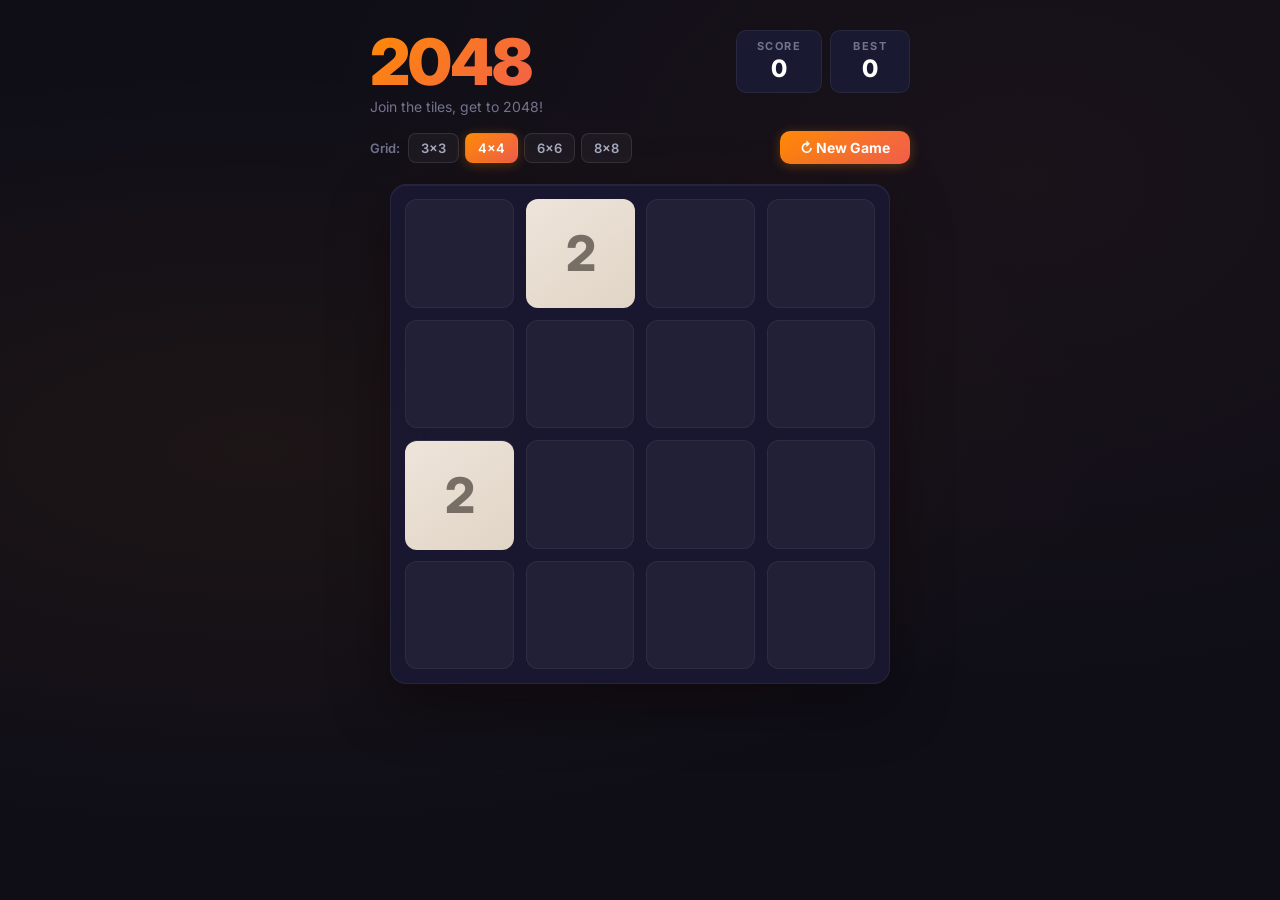
<file: index.html>
<!DOCTYPE html>
<html lang="en">
<head>
  <meta charset="UTF-8">
  <meta name="viewport" content="width=device-width, initial-scale=1.0">
  <meta name="description" content="2048 — A premium sliding tile puzzle game. Merge tiles to reach 2048. Play on 3x3, 4x4, 6x6, or 8x8 grids.">
  <meta name="theme-color" content="#0f0e17">
  <title>2048 Game</title>
  <link rel="preconnect" href="https://fonts.googleapis.com">
  <link rel="preconnect" href="https://fonts.gstatic.com" crossorigin>
  <link href="https://fonts.googleapis.com/css2?family=Inter:wght@400;600;700;800;900&display=swap" rel="stylesheet">
  <link rel="stylesheet" href="styles.css">
</head>
<body>
  <div id="app"></div>
  <script type="module" src="src/main.js"></script>
</body>
</html>
</file>
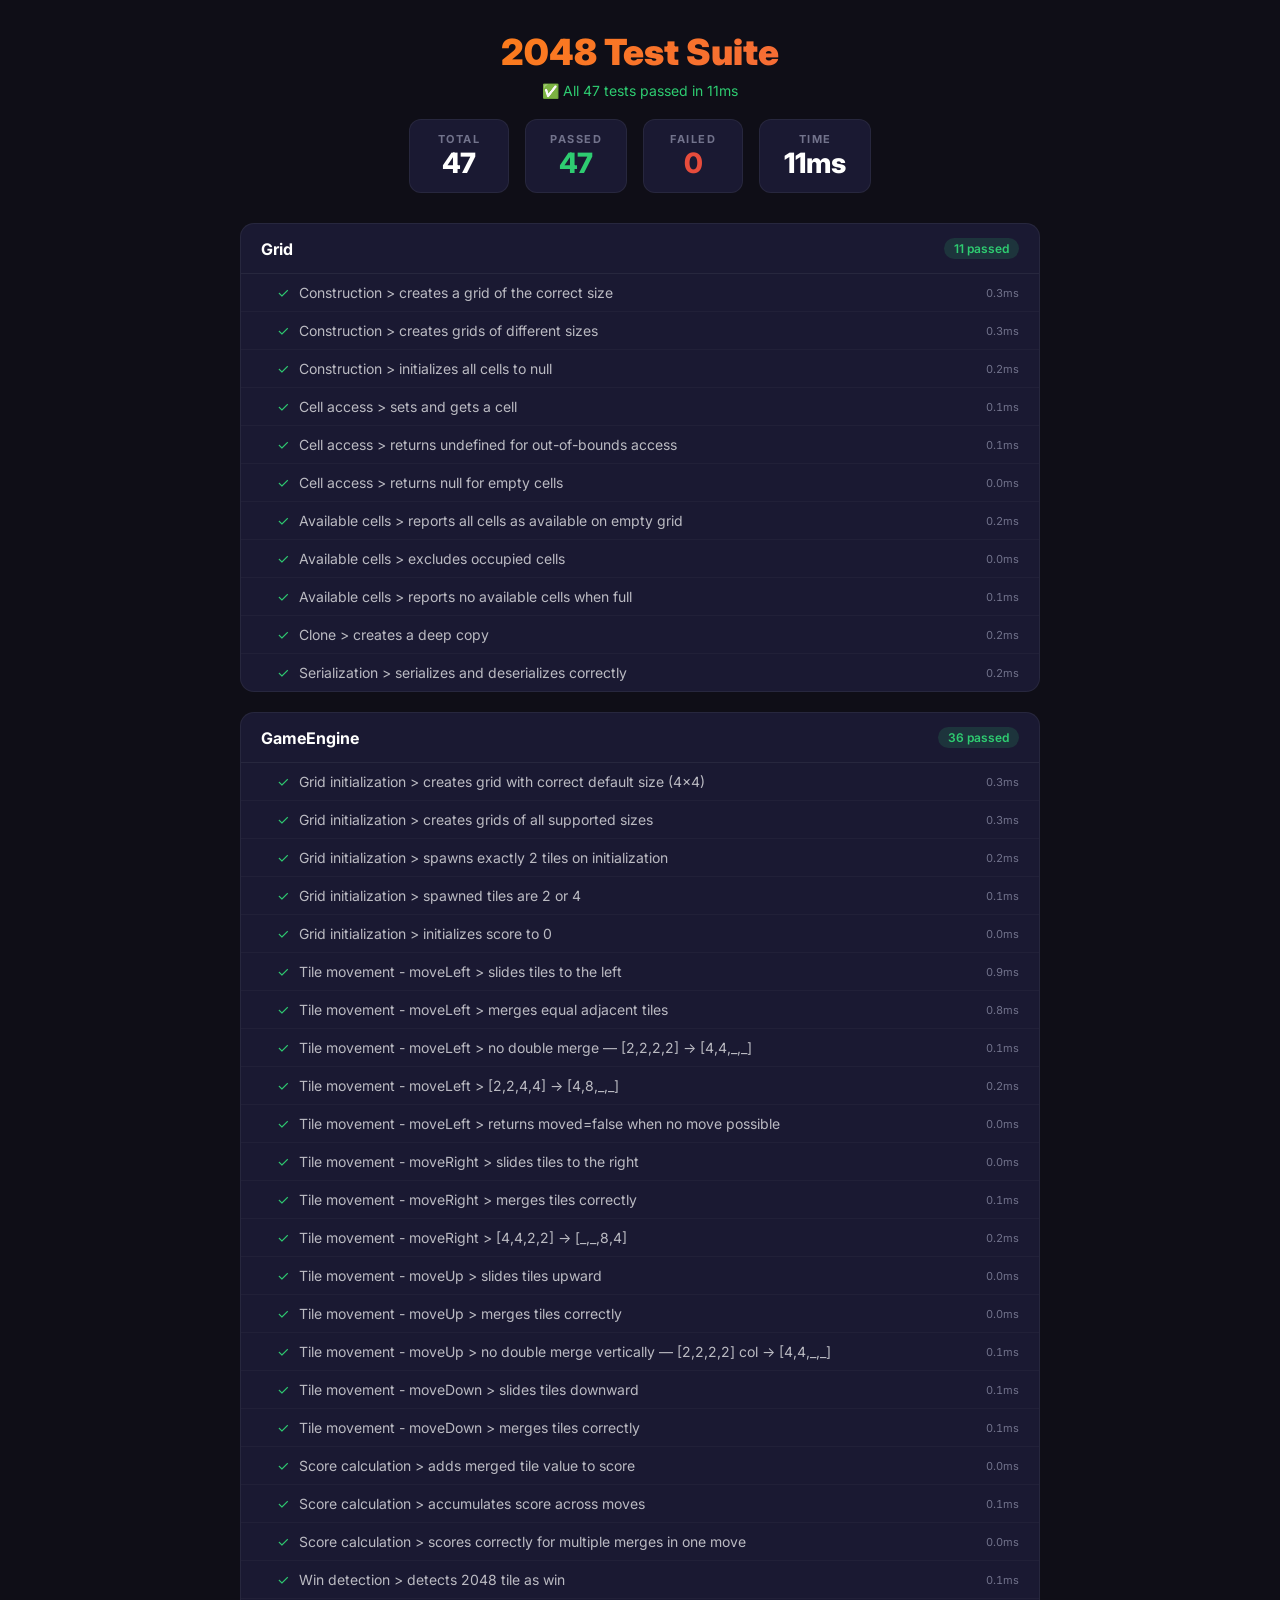
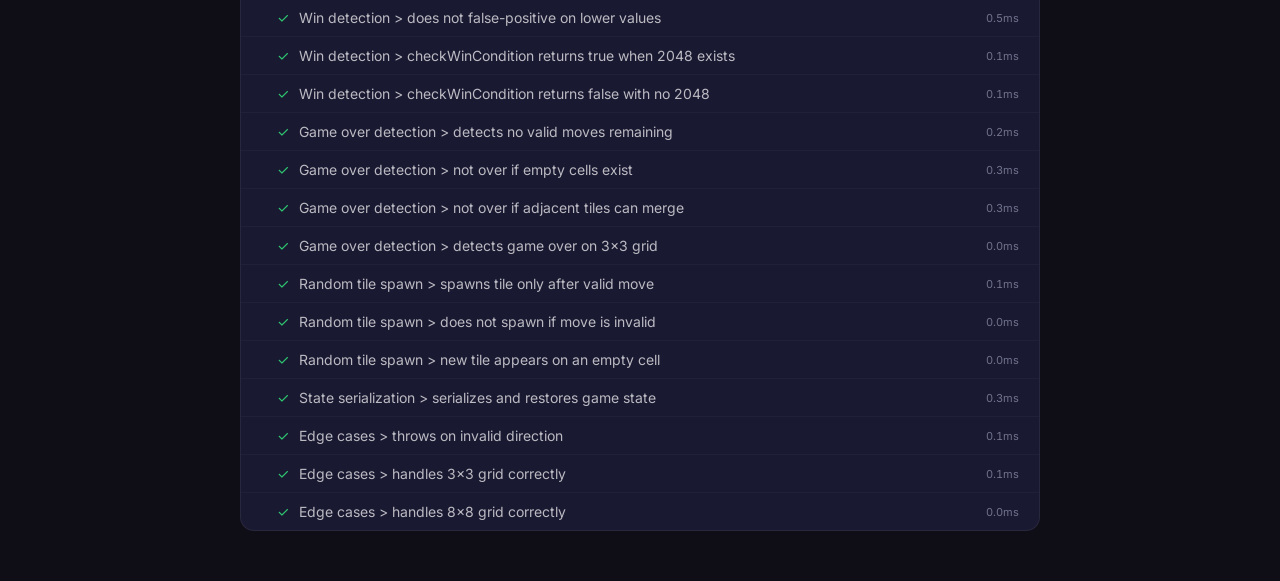
<file: tests.html>
<!DOCTYPE html>
<html lang="en">
<head>
  <meta charset="UTF-8">
  <meta name="viewport" content="width=device-width, initial-scale=1.0">
  <title>2048 Game — Test Suite</title>
  <link rel="preconnect" href="https://fonts.googleapis.com">
  <link href="https://fonts.googleapis.com/css2?family=Inter:wght@400;600;700;800&display=swap" rel="stylesheet">
  <style>
    :root {
      --bg: #0f0e17;
      --card-bg: #1a1932;
      --text: #fffffe;
      --text-muted: #72738c;
      --pass: #2ecc71;
      --fail: #e74c3c;
      --warn: #f39c12;
      --border: rgba(255,255,255,0.06);
    }

    * { margin: 0; padding: 0; box-sizing: border-box; }

    body {
      font-family: 'Inter', sans-serif;
      background: var(--bg);
      color: var(--text);
      padding: 30px 20px;
      min-height: 100vh;
    }

    .test-header {
      max-width: 800px;
      margin: 0 auto 30px;
      text-align: center;
    }

    .test-header h1 {
      font-size: 36px;
      font-weight: 900;
      background: linear-gradient(135deg, #ff8906, #f25f4c);
      -webkit-background-clip: text;
      -webkit-text-fill-color: transparent;
      margin-bottom: 8px;
    }

    .test-header .summary {
      font-size: 14px;
      color: var(--text-muted);
    }

    .stats {
      display: flex;
      gap: 16px;
      justify-content: center;
      margin: 20px 0;
      flex-wrap: wrap;
    }

    .stat-box {
      background: var(--card-bg);
      border: 1px solid var(--border);
      border-radius: 12px;
      padding: 12px 24px;
      text-align: center;
      min-width: 100px;
    }

    .stat-box .stat-label {
      font-size: 11px;
      font-weight: 700;
      letter-spacing: 1.5px;
      text-transform: uppercase;
      color: var(--text-muted);
    }

    .stat-box .stat-value {
      font-size: 28px;
      font-weight: 800;
    }

    .stat-value.pass { color: var(--pass); }
    .stat-value.fail { color: var(--fail); }
    .stat-value.total { color: var(--text); }

    .test-suite {
      max-width: 800px;
      margin: 0 auto 20px;
      background: var(--card-bg);
      border: 1px solid var(--border);
      border-radius: 14px;
      overflow: hidden;
    }

    .suite-header {
      padding: 14px 20px;
      font-size: 16px;
      font-weight: 700;
      border-bottom: 1px solid var(--border);
      display: flex;
      justify-content: space-between;
      align-items: center;
      cursor: pointer;
      user-select: none;
    }

    .suite-header:hover {
      background: rgba(255,255,255,0.02);
    }

    .suite-badge {
      font-size: 12px;
      font-weight: 600;
      padding: 3px 10px;
      border-radius: 20px;
    }

    .suite-badge.pass { background: rgba(46,204,113,0.15); color: var(--pass); }
    .suite-badge.fail { background: rgba(231,76,60,0.15); color: var(--fail); }

    .test-case {
      padding: 10px 20px 10px 36px;
      font-size: 14px;
      border-bottom: 1px solid rgba(255,255,255,0.03);
      display: flex;
      align-items: center;
      gap: 10px;
    }

    .test-case:last-child { border-bottom: none; }

    .test-icon { font-size: 14px; flex-shrink: 0; }
    .test-icon.pass { color: var(--pass); }
    .test-icon.fail { color: var(--fail); }

    .test-name { flex: 1; color: var(--text-muted); }
    .test-case.pass .test-name { color: rgba(255,255,255,0.7); }
    .test-case.fail .test-name { color: var(--fail); }

    .test-time {
      font-size: 11px;
      color: var(--text-muted);
      font-variant-numeric: tabular-nums;
    }

    .error-detail {
      padding: 8px 20px 12px 56px;
      font-size: 12px;
      color: var(--fail);
      font-family: 'Courier New', monospace;
      background: rgba(231,76,60,0.05);
      white-space: pre-wrap;
      word-break: break-all;
    }

    .running { animation: pulse 1s ease-in-out infinite; }
    @keyframes pulse { 0%, 100% { opacity: 1; } 50% { opacity: 0.5; } }
  </style>
</head>
<body>
  <div class="test-header">
    <h1>2048 Test Suite</h1>
    <p class="summary" id="status">Running tests...</p>
    <div class="stats">
      <div class="stat-box">
        <div class="stat-label">Total</div>
        <div class="stat-value total" id="stat-total">-</div>
      </div>
      <div class="stat-box">
        <div class="stat-label">Passed</div>
        <div class="stat-value pass" id="stat-passed">-</div>
      </div>
      <div class="stat-box">
        <div class="stat-label">Failed</div>
        <div class="stat-value fail" id="stat-failed">-</div>
      </div>
      <div class="stat-box">
        <div class="stat-label">Time</div>
        <div class="stat-value total" id="stat-time">-</div>
      </div>
    </div>
  </div>
  <div id="results"></div>

  <script type="module">
    // ====================================================================
    // Minimal Test Framework (describe/it/expect) for browser ES modules
    // ====================================================================

    const suites = [];
    let currentSuite = null;

    function describe(name, fn) {
      const suite = { name, tests: [], beforeEachFn: null };
      const parentSuite = currentSuite;
      currentSuite = suite;
      fn();
      currentSuite = parentSuite;
      if (parentSuite) {
        // Nested describe — flatten with prefix
        suite.tests.forEach(test => {
          test.name = `${name} > ${test.name}`;
          parentSuite.tests.push(test);
        });
      } else {
        suites.push(suite);
      }
    }

    function beforeEach(fn) {
      if (currentSuite) currentSuite.beforeEachFn = fn;
    }

    function it(name, fn) {
      if (currentSuite) {
        currentSuite.tests.push({ name, fn, beforeEachFn: currentSuite.beforeEachFn });
      }
    }

    function expect(actual) {
      return {
        toBe(expected) {
          if (actual !== expected) {
            throw new Error(`Expected ${JSON.stringify(expected)}, got ${JSON.stringify(actual)}`);
          }
        },
        toBeNull() {
          if (actual !== null) {
            throw new Error(`Expected null, got ${JSON.stringify(actual)}`);
          }
        },
        toBeUndefined() {
          if (actual !== undefined) {
            throw new Error(`Expected undefined, got ${JSON.stringify(actual)}`);
          }
        },
        not: {
          toBeNull() {
            if (actual === null) {
              throw new Error(`Expected non-null value, got null`);
            }
          },
          toBe(expected) {
            if (actual === expected) {
              throw new Error(`Expected value NOT to be ${JSON.stringify(expected)}`);
            }
          }
        },
        toContain(item) {
          if (!Array.isArray(actual) || !actual.includes(item)) {
            throw new Error(`Expected [${actual}] to contain ${item}`);
          }
        },
        toThrow(message) {
          let threw = false;
          let thrownMessage = '';
          try {
            actual();
          } catch (e) {
            threw = true;
            thrownMessage = e.message;
          }
          if (!threw) {
            throw new Error(`Expected function to throw, but it didn't`);
          }
          if (message && !thrownMessage.includes(message)) {
            throw new Error(`Expected error message to include "${message}", got "${thrownMessage}"`);
          }
        },
      };
    }

    // ====================================================================
    // Import tests
    // ====================================================================

    import { Grid } from './src/engine/grid.js';
    import { Tile, resetTileIdCounter } from './src/engine/tile.js';
    import { GameEngine } from './src/engine/gameEngine.js';

    // --- Test Helpers ---

    function createSeededRandom(values) {
      let index = 0;
      return () => {
        const value = values[index % values.length];
        index++;
        return value;
      };
    }

    function setGridState(engine, gridValues) {
      const size = gridValues.length;
      for (let row = 0; row < size; row++) {
        for (let col = 0; col < size; col++) {
          const value = gridValues[row][col];
          if (value !== null && value !== 0) {
            engine.grid.setCell(row, col, Tile.create(value, row, col));
          } else {
            engine.grid.setCell(row, col, null);
          }
        }
      }
    }

    function getGridValues(engine) {
      const values = [];
      for (let row = 0; row < engine.size; row++) {
        values[row] = [];
        for (let col = 0; col < engine.size; col++) {
          const tile = engine.grid.getCell(row, col);
          values[row][col] = tile ? tile.value : null;
        }
      }
      return values;
    }

    function countTiles(engine) {
      let count = 0;
      engine.grid.eachCell((r, c, tile) => { if (tile) count++; });
      return count;
    }

    // ====================================================================
    // Grid Tests
    // ====================================================================

    describe('Grid', () => {
      beforeEach(() => resetTileIdCounter());

      describe('Construction', () => {
        it('creates a grid of the correct size', () => {
          const grid = new Grid(4);
          expect(grid.size).toBe(4);
          expect(grid.cells.length).toBe(4);
        });

        it('creates grids of different sizes', () => {
          [3, 4, 6, 8].forEach(size => {
            const grid = new Grid(size);
            expect(grid.size).toBe(size);
          });
        });

        it('initializes all cells to null', () => {
          const grid = new Grid(4);
          grid.eachCell((row, col, tile) => {
            expect(tile).toBeNull();
          });
        });
      });

      describe('Cell access', () => {
        it('sets and gets a cell', () => {
          const grid = new Grid(4);
          const tile = Tile.create(2, 1, 2);
          grid.setCell(1, 2, tile);
          expect(grid.getCell(1, 2)).toBe(tile);
          expect(grid.getCell(1, 2).value).toBe(2);
        });

        it('returns undefined for out-of-bounds access', () => {
          const grid = new Grid(4);
          expect(grid.getCell(-1, 0)).toBeUndefined();
          expect(grid.getCell(4, 0)).toBeUndefined();
        });

        it('returns null for empty cells', () => {
          const grid = new Grid(4);
          expect(grid.getCell(0, 0)).toBeNull();
        });
      });

      describe('Available cells', () => {
        it('reports all cells as available on empty grid', () => {
          const grid = new Grid(4);
          expect(grid.getAvailableCells().length).toBe(16);
        });

        it('excludes occupied cells', () => {
          const grid = new Grid(4);
          grid.setCell(0, 0, Tile.create(2, 0, 0));
          grid.setCell(1, 1, Tile.create(4, 1, 1));
          expect(grid.getAvailableCells().length).toBe(14);
        });

        it('reports no available cells when full', () => {
          const grid = new Grid(3);
          for (let r = 0; r < 3; r++)
            for (let c = 0; c < 3; c++)
              grid.setCell(r, c, Tile.create(2, r, c));
          expect(grid.hasAvailableCells()).toBe(false);
        });
      });

      describe('Clone', () => {
        it('creates a deep copy', () => {
          const grid = new Grid(4);
          grid.setCell(0, 0, Tile.create(2, 0, 0));
          const clone = grid.clone();
          clone.setCell(0, 0, null);
          expect(grid.getCell(0, 0).value).toBe(2);
        });
      });

      describe('Serialization', () => {
        it('serializes and deserializes correctly', () => {
          const grid = new Grid(4);
          grid.setCell(0, 0, Tile.create(2, 0, 0));
          grid.setCell(3, 3, Tile.create(16, 3, 3));
          const restored = Grid.deserialize(grid.serialize());
          expect(restored.getCell(0, 0).value).toBe(2);
          expect(restored.getCell(3, 3).value).toBe(16);
          expect(restored.getCell(1, 1)).toBeNull();
        });
      });
    });

    // ====================================================================
    // GameEngine Tests
    // ====================================================================

    describe('GameEngine', () => {
      beforeEach(() => resetTileIdCounter());

      describe('Grid initialization', () => {
        it('creates grid with correct default size (4x4)', () => {
          const engine = new GameEngine(4, createSeededRandom([0.1, 0.5, 0.2, 0.7]));
          engine.initialize();
          expect(engine.size).toBe(4);
          expect(engine.grid.size).toBe(4);
        });

        it('creates grids of all supported sizes', () => {
          [3, 4, 6, 8].forEach(size => {
            const engine = new GameEngine(size, createSeededRandom([0.1, 0.5, 0.2, 0.7]));
            engine.initialize();
            expect(engine.grid.size).toBe(size);
          });
        });

        it('spawns exactly 2 tiles on initialization', () => {
          const engine = new GameEngine(4, createSeededRandom([0.1, 0.5, 0.2, 0.7]));
          engine.initialize();
          expect(countTiles(engine)).toBe(2);
        });

        it('spawned tiles are 2 or 4', () => {
          const engine = new GameEngine(4, createSeededRandom([0.1, 0.5, 0.2, 0.7]));
          engine.initialize();
          engine.grid.eachCell((r, c, tile) => {
            if (tile) expect([2, 4]).toContain(tile.value);
          });
        });

        it('initializes score to 0', () => {
          const engine = new GameEngine(4, createSeededRandom([0.1, 0.5, 0.2, 0.7]));
          engine.initialize();
          expect(engine.score).toBe(0);
        });
      });

      describe('Tile movement - moveLeft', () => {
        it('slides tiles to the left', () => {
          const engine = new GameEngine(4, createSeededRandom([0.99, 0.5]));
          engine.initialize();
          setGridState(engine, [
            [null, null, null, 2],
            [null, null, null, null],
            [null, null, null, null],
            [null, null, null, null],
          ]);
          engine.move('left');
          expect(engine.grid.getCell(0, 0).value).toBe(2);
        });

        it('merges equal adjacent tiles', () => {
          const engine = new GameEngine(4, createSeededRandom([0.99, 0.5]));
          engine.initialize();
          setGridState(engine, [
            [2, 2, null, null],
            [null, null, null, null],
            [null, null, null, null],
            [null, null, null, null],
          ]);
          engine.move('left');
          expect(engine.grid.getCell(0, 0).value).toBe(4);
        });

        it('no double merge — [2,2,2,2] → [4,4,_,_]', () => {
          const engine = new GameEngine(4, createSeededRandom([0.99, 0.5]));
          engine.initialize();
          setGridState(engine, [
            [2, 2, 2, 2],
            [null, null, null, null],
            [null, null, null, null],
            [null, null, null, null],
          ]);
          engine.move('left');
          const row = getGridValues(engine)[0];
          expect(row[0]).toBe(4);
          expect(row[1]).toBe(4);
        });

        it('[2,2,4,4] → [4,8,_,_]', () => {
          const engine = new GameEngine(4, createSeededRandom([0.99, 0.5]));
          engine.initialize();
          setGridState(engine, [
            [2, 2, 4, 4],
            [null, null, null, null],
            [null, null, null, null],
            [null, null, null, null],
          ]);
          engine.move('left');
          const row = getGridValues(engine)[0];
          expect(row[0]).toBe(4);
          expect(row[1]).toBe(8);
        });

        it('returns moved=false when no move possible', () => {
          const engine = new GameEngine(4, createSeededRandom([0.99, 0.5]));
          engine.initialize();
          setGridState(engine, [
            [2, 4, 8, 16],
            [null, null, null, null],
            [null, null, null, null],
            [null, null, null, null],
          ]);
          const result = engine.move('left');
          expect(result.moved).toBe(false);
        });
      });

      describe('Tile movement - moveRight', () => {
        it('slides tiles to the right', () => {
          const engine = new GameEngine(4, createSeededRandom([0.0, 0.5]));
          engine.initialize();
          setGridState(engine, [
            [2, null, null, null],
            [null, null, null, null],
            [null, null, null, null],
            [null, null, null, null],
          ]);
          engine.move('right');
          expect(engine.grid.getCell(0, 3).value).toBe(2);
        });

        it('merges tiles correctly', () => {
          const engine = new GameEngine(4, createSeededRandom([0.0, 0.5]));
          engine.initialize();
          setGridState(engine, [
            [null, null, 2, 2],
            [null, null, null, null],
            [null, null, null, null],
            [null, null, null, null],
          ]);
          engine.move('right');
          expect(engine.grid.getCell(0, 3).value).toBe(4);
        });

        it('[4,4,2,2] → [_,_,8,4]', () => {
          const engine = new GameEngine(4, createSeededRandom([0.0, 0.5]));
          engine.initialize();
          setGridState(engine, [
            [4, 4, 2, 2],
            [null, null, null, null],
            [null, null, null, null],
            [null, null, null, null],
          ]);
          engine.move('right');
          const row = getGridValues(engine)[0];
          expect(row[2]).toBe(8);
          expect(row[3]).toBe(4);
        });
      });

      describe('Tile movement - moveUp', () => {
        it('slides tiles upward', () => {
          const engine = new GameEngine(4, createSeededRandom([0.0, 0.5]));
          engine.initialize();
          setGridState(engine, [
            [null, null, null, null],
            [null, null, null, null],
            [null, null, null, null],
            [2, null, null, null],
          ]);
          engine.move('up');
          expect(engine.grid.getCell(0, 0).value).toBe(2);
        });

        it('merges tiles correctly', () => {
          const engine = new GameEngine(4, createSeededRandom([0.0, 0.5]));
          engine.initialize();
          setGridState(engine, [
            [2, null, null, null],
            [2, null, null, null],
            [null, null, null, null],
            [null, null, null, null],
          ]);
          engine.move('up');
          expect(engine.grid.getCell(0, 0).value).toBe(4);
        });

        it('no double merge vertically — [2,2,2,2] col → [4,4,_,_]', () => {
          const engine = new GameEngine(4, createSeededRandom([0.99, 0.5]));
          engine.initialize();
          setGridState(engine, [
            [2, null, null, null],
            [2, null, null, null],
            [2, null, null, null],
            [2, null, null, null],
          ]);
          engine.move('up');
          expect(engine.grid.getCell(0, 0).value).toBe(4);
          expect(engine.grid.getCell(1, 0).value).toBe(4);
        });
      });

      describe('Tile movement - moveDown', () => {
        it('slides tiles downward', () => {
          const engine = new GameEngine(4, createSeededRandom([0.0, 0.5]));
          engine.initialize();
          setGridState(engine, [
            [2, null, null, null],
            [null, null, null, null],
            [null, null, null, null],
            [null, null, null, null],
          ]);
          engine.move('down');
          expect(engine.grid.getCell(3, 0).value).toBe(2);
        });

        it('merges tiles correctly', () => {
          const engine = new GameEngine(4, createSeededRandom([0.0, 0.5]));
          engine.initialize();
          setGridState(engine, [
            [null, null, null, null],
            [null, null, null, null],
            [2, null, null, null],
            [2, null, null, null],
          ]);
          engine.move('down');
          expect(engine.grid.getCell(3, 0).value).toBe(4);
        });
      });

      describe('Score calculation', () => {
        it('adds merged tile value to score', () => {
          const engine = new GameEngine(4, createSeededRandom([0.99, 0.5]));
          engine.initialize();
          setGridState(engine, [
            [2, 2, null, null],
            [null, null, null, null],
            [null, null, null, null],
            [null, null, null, null],
          ]);
          const result = engine.move('left');
          expect(result.score).toBe(4);
          expect(engine.score).toBe(4);
        });

        it('accumulates score across moves', () => {
          const engine = new GameEngine(4, createSeededRandom([0.99, 0.5]));
          engine.initialize();
          setGridState(engine, [
            [2, 2, 4, 4],
            [null, null, null, null],
            [null, null, null, null],
            [null, null, null, null],
          ]);
          engine.move('left');
          expect(engine.score).toBe(12);

          setGridState(engine, [
            [4, 4, null, null],
            [null, null, null, null],
            [null, null, null, null],
            [null, null, null, null],
          ]);
          engine.move('left');
          expect(engine.score).toBe(20);
        });

        it('scores correctly for multiple merges in one move', () => {
          const engine = new GameEngine(4, createSeededRandom([0.99, 0.5]));
          engine.initialize();
          setGridState(engine, [
            [4, 4, null, null],
            [8, 8, null, null],
            [null, null, null, null],
            [null, null, null, null],
          ]);
          const result = engine.move('left');
          expect(result.score).toBe(24);
        });
      });

      describe('Win detection', () => {
        it('detects 2048 tile as win', () => {
          const engine = new GameEngine(4, createSeededRandom([0.99, 0.5]));
          engine.initialize();
          setGridState(engine, [
            [1024, 1024, null, null],
            [null, null, null, null],
            [null, null, null, null],
            [null, null, null, null],
          ]);
          engine.move('left');
          expect(engine.won).toBe(true);
        });

        it('does not false-positive on lower values', () => {
          const engine = new GameEngine(4, createSeededRandom([0.99, 0.5]));
          engine.initialize();
          setGridState(engine, [
            [512, 512, null, null],
            [null, null, null, null],
            [null, null, null, null],
            [null, null, null, null],
          ]);
          engine.move('left');
          expect(engine.won).toBe(false);
        });

        it('checkWinCondition returns true when 2048 exists', () => {
          const engine = new GameEngine(4, createSeededRandom([0.1, 0.5]));
          engine.initialize();
          setGridState(engine, [
            [2048, null, null, null],
            [null, null, null, null],
            [null, null, null, null],
            [null, null, null, null],
          ]);
          expect(engine.checkWinCondition()).toBe(true);
        });

        it('checkWinCondition returns false with no 2048', () => {
          const engine = new GameEngine(4, createSeededRandom([0.1, 0.5]));
          engine.initialize();
          setGridState(engine, [
            [1024, 512, 256, 128],
            [null, null, null, null],
            [null, null, null, null],
            [null, null, null, null],
          ]);
          expect(engine.checkWinCondition()).toBe(false);
        });
      });

      describe('Game over detection', () => {
        it('detects no valid moves remaining', () => {
          const engine = new GameEngine(4, createSeededRandom([0.0, 0.5]));
          engine.initialize();
          setGridState(engine, [
            [2, 4, 2, 4],
            [4, 2, 4, 2],
            [2, 4, 2, 4],
            [4, 2, 4, 2],
          ]);
          expect(engine.isMovePossible()).toBe(false);
        });

        it('not over if empty cells exist', () => {
          const engine = new GameEngine(4, createSeededRandom([0.1, 0.5]));
          engine.initialize();
          setGridState(engine, [
            [2, 4, 2, 4],
            [4, 2, 4, 2],
            [2, 4, 2, 4],
            [4, 2, 4, null],
          ]);
          expect(engine.isMovePossible()).toBe(true);
        });

        it('not over if adjacent tiles can merge', () => {
          const engine = new GameEngine(4, createSeededRandom([0.1, 0.5]));
          engine.initialize();
          setGridState(engine, [
            [2, 4, 2, 4],
            [4, 2, 4, 2],
            [2, 4, 2, 4],
            [4, 2, 4, 4],
          ]);
          expect(engine.isMovePossible()).toBe(true);
        });

        it('detects game over on 3x3 grid', () => {
          const engine = new GameEngine(3, createSeededRandom([0.0, 0.5]));
          engine.initialize();
          setGridState(engine, [
            [2, 4, 2],
            [4, 2, 4],
            [2, 4, 2],
          ]);
          expect(engine.isMovePossible()).toBe(false);
        });
      });

      describe('Random tile spawn', () => {
        it('spawns tile only after valid move', () => {
          const engine = new GameEngine(4, createSeededRandom([0.1, 0.5, 0.2, 0.5]));
          engine.initialize();
          setGridState(engine, [
            [null, null, null, 2],
            [null, null, null, null],
            [null, null, null, null],
            [null, null, null, null],
          ]);
          const result = engine.move('left');
          expect(result.moved).toBe(true);
          expect(result.newTile).not.toBeNull();
        });

        it('does not spawn if move is invalid', () => {
          const engine = new GameEngine(4, createSeededRandom([0.1, 0.5]));
          engine.initialize();
          setGridState(engine, [
            [2, null, null, null],
            [null, null, null, null],
            [null, null, null, null],
            [null, null, null, null],
          ]);
          const count = countTiles(engine);
          const result = engine.move('left');
          expect(result.moved).toBe(false);
          expect(result.newTile).toBeNull();
          expect(countTiles(engine)).toBe(count);
        });

        it('new tile appears on an empty cell', () => {
          const engine = new GameEngine(4, createSeededRandom([0.0, 0.5]));
          engine.initialize();
          setGridState(engine, [
            [null, null, null, 4],
            [null, null, null, null],
            [null, null, null, null],
            [null, null, null, null],
          ]);
          const result = engine.move('left');
          const { row, col } = result.newTile;
          expect(engine.grid.getCell(row, col)).not.toBeNull();
        });
      });

      describe('State serialization', () => {
        it('serializes and restores game state', () => {
          const engine = new GameEngine(4, createSeededRandom([0.1, 0.5, 0.2, 0.7]));
          engine.initialize();
          setGridState(engine, [
            [2, 4, 8, 16],
            [null, null, null, null],
            [null, null, null, null],
            [null, null, null, null],
          ]);
          engine.score = 42;
          const state = engine.getState();
          const newEngine = new GameEngine(4);
          newEngine.loadState(state);
          expect(newEngine.score).toBe(42);
          expect(newEngine.grid.getCell(0, 0).value).toBe(2);
          expect(newEngine.grid.getCell(0, 3).value).toBe(16);
        });
      });

      describe('Edge cases', () => {
        it('throws on invalid direction', () => {
          const engine = new GameEngine(4, createSeededRandom([0.1, 0.5, 0.2, 0.7]));
          engine.initialize();
          expect(() => engine.move('diagonal')).toThrow('Invalid direction');
        });

        it('handles 3x3 grid correctly', () => {
          const engine = new GameEngine(3, createSeededRandom([0.0, 0.5, 0.1, 0.5]));
          engine.initialize();
          setGridState(engine, [
            [2, 2, null],
            [null, null, null],
            [null, null, null],
          ]);
          engine.move('left');
          expect(engine.grid.getCell(0, 0).value).toBe(4);
        });

        it('handles 8x8 grid correctly', () => {
          const engine = new GameEngine(8, createSeededRandom([0.0, 0.5, 0.1, 0.5]));
          engine.initialize();
          expect(engine.grid.size).toBe(8);
          expect(countTiles(engine)).toBe(2);
        });
      });
    });

    // ====================================================================
    // Test Runner
    // ====================================================================

    async function runAllTests() {
      const resultsContainer = document.getElementById('results');
      const startTime = performance.now();
      let totalPassed = 0;
      let totalFailed = 0;
      let totalTests = 0;

      for (const suite of suites) {
        const suiteEl = document.createElement('div');
        suiteEl.className = 'test-suite';

        const suiteHeader = document.createElement('div');
        suiteHeader.className = 'suite-header';
        suiteHeader.textContent = suite.name;

        const testsContainer = document.createElement('div');

        let suitePassed = 0;
        let suiteFailed = 0;

        for (const test of suite.tests) {
          totalTests++;
          const testStart = performance.now();
          let passed = true;
          let errorMessage = '';

          try {
            if (test.beforeEachFn) test.beforeEachFn();
            test.fn();
          } catch (e) {
            passed = false;
            errorMessage = e.message || String(e);
          }

          const testTime = (performance.now() - testStart).toFixed(1);

          if (passed) {
            suitePassed++;
            totalPassed++;
          } else {
            suiteFailed++;
            totalFailed++;
          }

          const testEl = document.createElement('div');
          testEl.className = `test-case ${passed ? 'pass' : 'fail'}`;
          testEl.innerHTML = `
            <span class="test-icon ${passed ? 'pass' : 'fail'}">${passed ? '✓' : '✗'}</span>
            <span class="test-name">${test.name}</span>
            <span class="test-time">${testTime}ms</span>
          `;
          testsContainer.appendChild(testEl);

          if (!passed) {
            const errorEl = document.createElement('div');
            errorEl.className = 'error-detail';
            errorEl.textContent = errorMessage;
            testsContainer.appendChild(errorEl);
          }
        }

        const badge = document.createElement('span');
        badge.className = `suite-badge ${suiteFailed > 0 ? 'fail' : 'pass'}`;
        badge.textContent = suiteFailed > 0 ? `${suiteFailed} failed` : `${suitePassed} passed`;
        suiteHeader.appendChild(badge);

        suiteEl.appendChild(suiteHeader);
        suiteEl.appendChild(testsContainer);
        resultsContainer.appendChild(suiteEl);
      }

      const totalTime = (performance.now() - startTime).toFixed(0);

      document.getElementById('stat-total').textContent = totalTests;
      document.getElementById('stat-passed').textContent = totalPassed;
      document.getElementById('stat-failed').textContent = totalFailed;
      document.getElementById('stat-time').textContent = `${totalTime}ms`;

      const status = document.getElementById('status');
      if (totalFailed === 0) {
        status.textContent = `✅ All ${totalTests} tests passed in ${totalTime}ms`;
        status.style.color = '#2ecc71';
      } else {
        status.textContent = `❌ ${totalFailed} of ${totalTests} tests failed`;
        status.style.color = '#e74c3c';
      }
    }

    runAllTests();
  </script>
</body>
</html>
</file>
<file: styles.css>
/* ============================================================
   2048 Game — Premium Dark Theme Stylesheet
   ============================================================ */

/* --- Design Tokens --- */
:root {
  /* Background */
  --bg-primary: #0f0e17;
  --bg-secondary: #1a1932;
  --bg-tertiary: #232246;

  /* Text */
  --text-primary: #fffffe;
  --text-secondary: #a7a9be;
  --text-muted: #72738c;

  /* Accent */
  --accent-primary: #ff8906;
  --accent-secondary: #f25f4c;
  --accent-glow: rgba(255, 137, 6, 0.3);

  /* Grid */
  --grid-bg: rgba(26, 25, 50, 0.9);
  --cell-bg: rgba(255, 255, 255, 0.04);
  --cell-border: rgba(255, 255, 255, 0.06);
  --grid-gap: 12px;
  --grid-padding: 14px;
  --cell-radius: 12px;

  /* Animations */
  --transition-fast: 100ms ease;
  --transition-normal: 150ms ease;
  --transition-slow: 300ms ease;

  /* Grid total size — tiles computed on .grid-container where --grid-size is known */
  --grid-total-size: min(500px, calc(100vw - 40px));

  font-family: 'Inter', -apple-system, BlinkMacSystemFont, 'Segoe UI', sans-serif;
}

/* --- Reset --- */
*, *::before, *::after {
  margin: 0;
  padding: 0;
  box-sizing: border-box;
}

/* --- Body --- */
body {
  display: flex;
  justify-content: center;
  align-items: flex-start;
  min-height: 100vh;
  padding: 30px 20px;
  background: var(--bg-primary);
  background-image:
    radial-gradient(ellipse at 20% 50%, rgba(255, 137, 6, 0.06) 0%, transparent 60%),
    radial-gradient(ellipse at 80% 20%, rgba(242, 95, 76, 0.05) 0%, transparent 50%);
  color: var(--text-primary);
  -webkit-font-smoothing: antialiased;
  -moz-osx-font-smoothing: grayscale;
}

/* --- App Container --- */
#app {
  width: 100%;
  max-width: 540px;
  display: flex;
  flex-direction: column;
  align-items: center;
  gap: 20px;
}

/* ============================================================
   Header
   ============================================================ */

.game-header {
  width: 100%;
  display: flex;
  flex-direction: column;
  gap: 16px;
}

.header-top-row {
  display: flex;
  justify-content: space-between;
  align-items: flex-start;
  width: 100%;
}

.game-title {
  font-size: 64px;
  font-weight: 900;
  letter-spacing: -2px;
  background: linear-gradient(135deg, var(--accent-primary), var(--accent-secondary));
  -webkit-background-clip: text;
  -webkit-text-fill-color: transparent;
  background-clip: text;
  line-height: 1;
  user-select: none;
}

.game-subtitle {
  color: var(--text-muted);
  font-size: 14px;
  margin-top: 4px;
  font-weight: 400;
}

.header-scores-section {
  display: flex;
  gap: 8px;
}

.score-box {
  background: var(--bg-secondary);
  border: 1px solid rgba(255, 255, 255, 0.06);
  border-radius: 10px;
  padding: 8px 20px;
  text-align: center;
  min-width: 80px;
  backdrop-filter: blur(10px);
}

.score-box-label {
  font-size: 11px;
  font-weight: 700;
  letter-spacing: 1.5px;
  text-transform: uppercase;
  color: var(--text-muted);
}

.score-box-value {
  font-size: 24px;
  font-weight: 800;
  color: var(--text-primary);
  line-height: 1.3;
}

/* --- Controls --- */

.header-controls {
  display: flex;
  justify-content: space-between;
  align-items: center;
  gap: 12px;
  width: 100%;
}

.size-selector {
  display: flex;
  align-items: center;
  gap: 6px;
}

.size-label {
  font-size: 13px;
  font-weight: 600;
  color: var(--text-muted);
  margin-right: 2px;
}

.size-btn {
  padding: 6px 12px;
  font-size: 13px;
  font-weight: 600;
  font-family: 'Inter', sans-serif;
  border: 1px solid rgba(255, 255, 255, 0.1);
  border-radius: 8px;
  background: rgba(255, 255, 255, 0.04);
  color: var(--text-secondary);
  cursor: pointer;
  transition: all var(--transition-fast);
}

.size-btn:hover {
  background: rgba(255, 255, 255, 0.08);
  border-color: rgba(255, 255, 255, 0.15);
  color: var(--text-primary);
}

.size-btn.active {
  background: linear-gradient(135deg, var(--accent-primary), var(--accent-secondary));
  border-color: transparent;
  color: #fff;
  box-shadow: 0 2px 12px var(--accent-glow);
}

.restart-btn {
  padding: 8px 20px;
  font-size: 14px;
  font-weight: 700;
  font-family: 'Inter', sans-serif;
  border: none;
  border-radius: 10px;
  background: linear-gradient(135deg, var(--accent-primary), var(--accent-secondary));
  color: #fff;
  cursor: pointer;
  transition: all var(--transition-fast);
  box-shadow: 0 2px 12px var(--accent-glow);
  white-space: nowrap;
}

.restart-btn:hover {
  transform: translateY(-1px);
  box-shadow: 0 4px 20px var(--accent-glow);
}

.restart-btn:active {
  transform: translateY(0);
}

/* ============================================================
   Grid
   ============================================================ */

.grid-wrapper {
  position: relative;
  width: var(--grid-total-size);
  user-select: none;
  -webkit-user-select: none;
  touch-action: none;
}

.grid-container {
  position: relative;
  width: var(--grid-total-size);
  height: var(--grid-total-size);
  background: var(--grid-bg);
  border-radius: 16px;
  padding: var(--grid-padding);
  border: 1px solid rgba(255, 255, 255, 0.06);
  box-shadow:
    0 20px 60px rgba(0, 0, 0, 0.4),
    0 0 80px rgba(255, 137, 6, 0.03),
    inset 0 1px 0 rgba(255, 255, 255, 0.05);
  backdrop-filter: blur(20px);
  overflow: hidden;

  /* --grid-size is set via JS on this element */
  --grid-size: 4;
  --tile-size: calc(
    (var(--grid-total-size) - var(--grid-padding) * 2 - var(--grid-gap) * (var(--grid-size) - 1))
    / var(--grid-size)
  );
}

.grid-background {
  display: grid;
  grid-template-columns: repeat(var(--grid-size), 1fr);
  grid-template-rows: repeat(var(--grid-size), 1fr);
  gap: var(--grid-gap);
  width: 100%;
  height: 100%;
}

.grid-cell {
  background: var(--cell-bg);
  border: 1px solid var(--cell-border);
  border-radius: var(--cell-radius);
}

.tile-layer {
  position: absolute;
  top: var(--grid-padding);
  left: var(--grid-padding);
  right: var(--grid-padding);
  bottom: var(--grid-padding);
}

/* ============================================================
   Tiles
   ============================================================ */

.tile {
  position: absolute;
  width: var(--tile-size);
  height: var(--tile-size);
  /* Position via custom properties set in JS */
  transform: translate(
    calc(var(--tile-col) * (var(--tile-size) + var(--grid-gap))),
    calc(var(--tile-row) * (var(--tile-size) + var(--grid-gap)))
  );
  transition: transform var(--transition-normal);
  z-index: 10;
}

.tile-inner {
  width: 100%;
  height: 100%;
  border-radius: var(--cell-radius);
  display: flex;
  align-items: center;
  justify-content: center;
  font-weight: 800;
  font-size: calc(var(--tile-size) * 0.42);
  line-height: 1;
  color: var(--text-primary);
  text-shadow: 0 2px 4px rgba(0, 0, 0, 0.3);
}

/* --- Tile Color System --- */

.tile-2 .tile-inner {
  background: linear-gradient(145deg, #eee4da, #e0d5c5);
  color: #776e65;
  text-shadow: none;
  font-size: calc(var(--tile-size) * 0.45);
}

.tile-4 .tile-inner {
  background: linear-gradient(145deg, #ede0c8, #dfd3b5);
  color: #776e65;
  text-shadow: none;
  font-size: calc(var(--tile-size) * 0.45);
}

.tile-8 .tile-inner {
  background: linear-gradient(145deg, #f2b179, #e8975a);
  color: #fff;
  box-shadow: 0 0 20px rgba(232, 132, 90, 0.25);
}

.tile-16 .tile-inner {
  background: linear-gradient(145deg, #f59563, #e8854a);
  color: #fff;
  box-shadow: 0 0 24px rgba(242, 115, 61, 0.3);
}

.tile-32 .tile-inner {
  background: linear-gradient(145deg, #f67c5f, #e86040);
  color: #fff;
  box-shadow: 0 0 28px rgba(245, 93, 74, 0.35);
}

.tile-64 .tile-inner {
  background: linear-gradient(145deg, #f65e3b, #e04525);
  color: #fff;
  box-shadow: 0 0 32px rgba(245, 59, 46, 0.4);
}

.tile-128 .tile-inner {
  background: linear-gradient(145deg, #edcf72, #e6c04e);
  color: #fff;
  box-shadow: 0 0 36px rgba(237, 207, 114, 0.35);
  font-size: calc(var(--tile-size) * 0.36);
}

.tile-256 .tile-inner {
  background: linear-gradient(145deg, #edc850, #e6b830);
  color: #fff;
  box-shadow: 0 0 40px rgba(237, 200, 80, 0.4);
  font-size: calc(var(--tile-size) * 0.36);
}

.tile-512 .tile-inner {
  background: linear-gradient(145deg, #edc22e, #e6ad10);
  color: #fff;
  box-shadow: 0 0 44px rgba(237, 194, 46, 0.45);
  font-size: calc(var(--tile-size) * 0.36);
}

.tile-1024 .tile-inner {
  background: linear-gradient(145deg, #edb820, #daa500);
  color: #fff;
  box-shadow: 0 0 48px rgba(237, 184, 32, 0.5);
  font-size: calc(var(--tile-size) * 0.30);
}

.tile-2048 .tile-inner {
  background: linear-gradient(145deg, #edb20a, #f0a000);
  color: #fff;
  box-shadow: 0 0 60px rgba(237, 178, 10, 0.6);
  font-size: calc(var(--tile-size) * 0.30);
  animation: tile-glow 2s ease-in-out infinite alternate;
}

.tile-super .tile-inner {
  background: linear-gradient(145deg, #5c33b4, #3e1f8a);
  color: #fff;
  box-shadow: 0 0 50px rgba(92, 51, 180, 0.5);
  font-size: calc(var(--tile-size) * 0.24);
}

/* --- Tile Animations --- */

@keyframes tile-appear {
  0% {
    transform: scale(0);
    opacity: 0;
  }
  50% {
    transform: scale(1.1);
  }
  100% {
    transform: scale(1);
    opacity: 1;
  }
}

@keyframes tile-merge-pop {
  0% {
    transform: scale(0);
  }
  50% {
    transform: scale(1.2);
  }
  100% {
    transform: scale(1);
  }
}

@keyframes tile-glow {
  0% {
    box-shadow: 0 0 40px rgba(237, 178, 10, 0.4);
  }
  100% {
    box-shadow: 0 0 70px rgba(237, 178, 10, 0.7);
  }
}

.tile-new .tile-inner {
  animation: tile-appear 200ms ease forwards;
}

.tile-merged .tile-inner {
  animation: tile-merge-pop 200ms ease forwards;
}

/* ============================================================
   Modal
   ============================================================ */

.modal-overlay {
  position: absolute;
  inset: 0;
  display: flex;
  align-items: center;
  justify-content: center;
  z-index: 100;
  background: rgba(15, 14, 23, 0.85);
  backdrop-filter: blur(8px);
  border-radius: 16px;
  opacity: 0;
  pointer-events: none;
  transition: opacity var(--transition-slow);
}

.modal-overlay.active {
  opacity: 1;
  pointer-events: all;
}

.modal-content {
  text-align: center;
  padding: 40px;
}

.modal-title {
  font-size: 42px;
  font-weight: 900;
  margin-bottom: 8px;
  line-height: 1.2;
}

.modal-win .modal-title {
  background: linear-gradient(135deg, #ffd700, #ff8906);
  -webkit-background-clip: text;
  -webkit-text-fill-color: transparent;
  background-clip: text;
}

.modal-gameover .modal-title {
  color: var(--accent-secondary);
}

.modal-message {
  font-size: 18px;
  color: var(--text-secondary);
  margin-bottom: 28px;
}

.modal-buttons {
  display: flex;
  gap: 12px;
  justify-content: center;
  flex-wrap: wrap;
}

.modal-btn {
  padding: 12px 28px;
  font-size: 16px;
  font-weight: 700;
  font-family: 'Inter', sans-serif;
  border: none;
  border-radius: 12px;
  cursor: pointer;
  transition: all var(--transition-fast);
}

#modal-btn-continue {
  background: linear-gradient(135deg, var(--accent-primary), var(--accent-secondary));
  color: #fff;
  box-shadow: 0 4px 16px var(--accent-glow);
}

#modal-btn-continue:hover {
  transform: translateY(-2px);
  box-shadow: 0 6px 24px var(--accent-glow);
}

#modal-btn-restart {
  background: rgba(255, 255, 255, 0.08);
  color: var(--text-primary);
  border: 1px solid rgba(255, 255, 255, 0.1);
}

#modal-btn-restart:hover {
  background: rgba(255, 255, 255, 0.12);
  border-color: rgba(255, 255, 255, 0.2);
}

/* ============================================================
   Responsive
   ============================================================ */

/* Smaller screens: reduce gaps and padding */
@media (max-width: 520px) {
  :root {
    --grid-gap: 8px;
    --grid-padding: 10px;
    --cell-radius: 8px;
  }

  body {
    padding: 16px 10px;
  }

  .game-title {
    font-size: 48px;
  }

  .score-box {
    padding: 6px 14px;
    min-width: 65px;
  }

  .score-box-value {
    font-size: 20px;
  }

  .header-controls {
    flex-wrap: wrap;
  }

  .size-btn {
    padding: 5px 10px;
    font-size: 12px;
  }

  .modal-title {
    font-size: 32px;
  }
}

/* Very small screens */
@media (max-width: 380px) {
  :root {
    --grid-gap: 6px;
    --grid-padding: 8px;
    --cell-radius: 6px;
  }

  .game-title {
    font-size: 40px;
  }

  .game-subtitle {
    display: none;
  }
}

/* Larger grid adjustments */
.grid-container[data-size="6"] {
  --grid-gap: 8px;
  --cell-radius: 8px;
}

.grid-container[data-size="8"] {
  --grid-gap: 6px;
  --grid-padding: 10px;
  --cell-radius: 6px;
}

.grid-container[data-size="6"] .tile-inner,
.grid-container[data-size="8"] .tile-inner {
  font-size: calc(var(--tile-size) * 0.35) !important;
}
</file>
